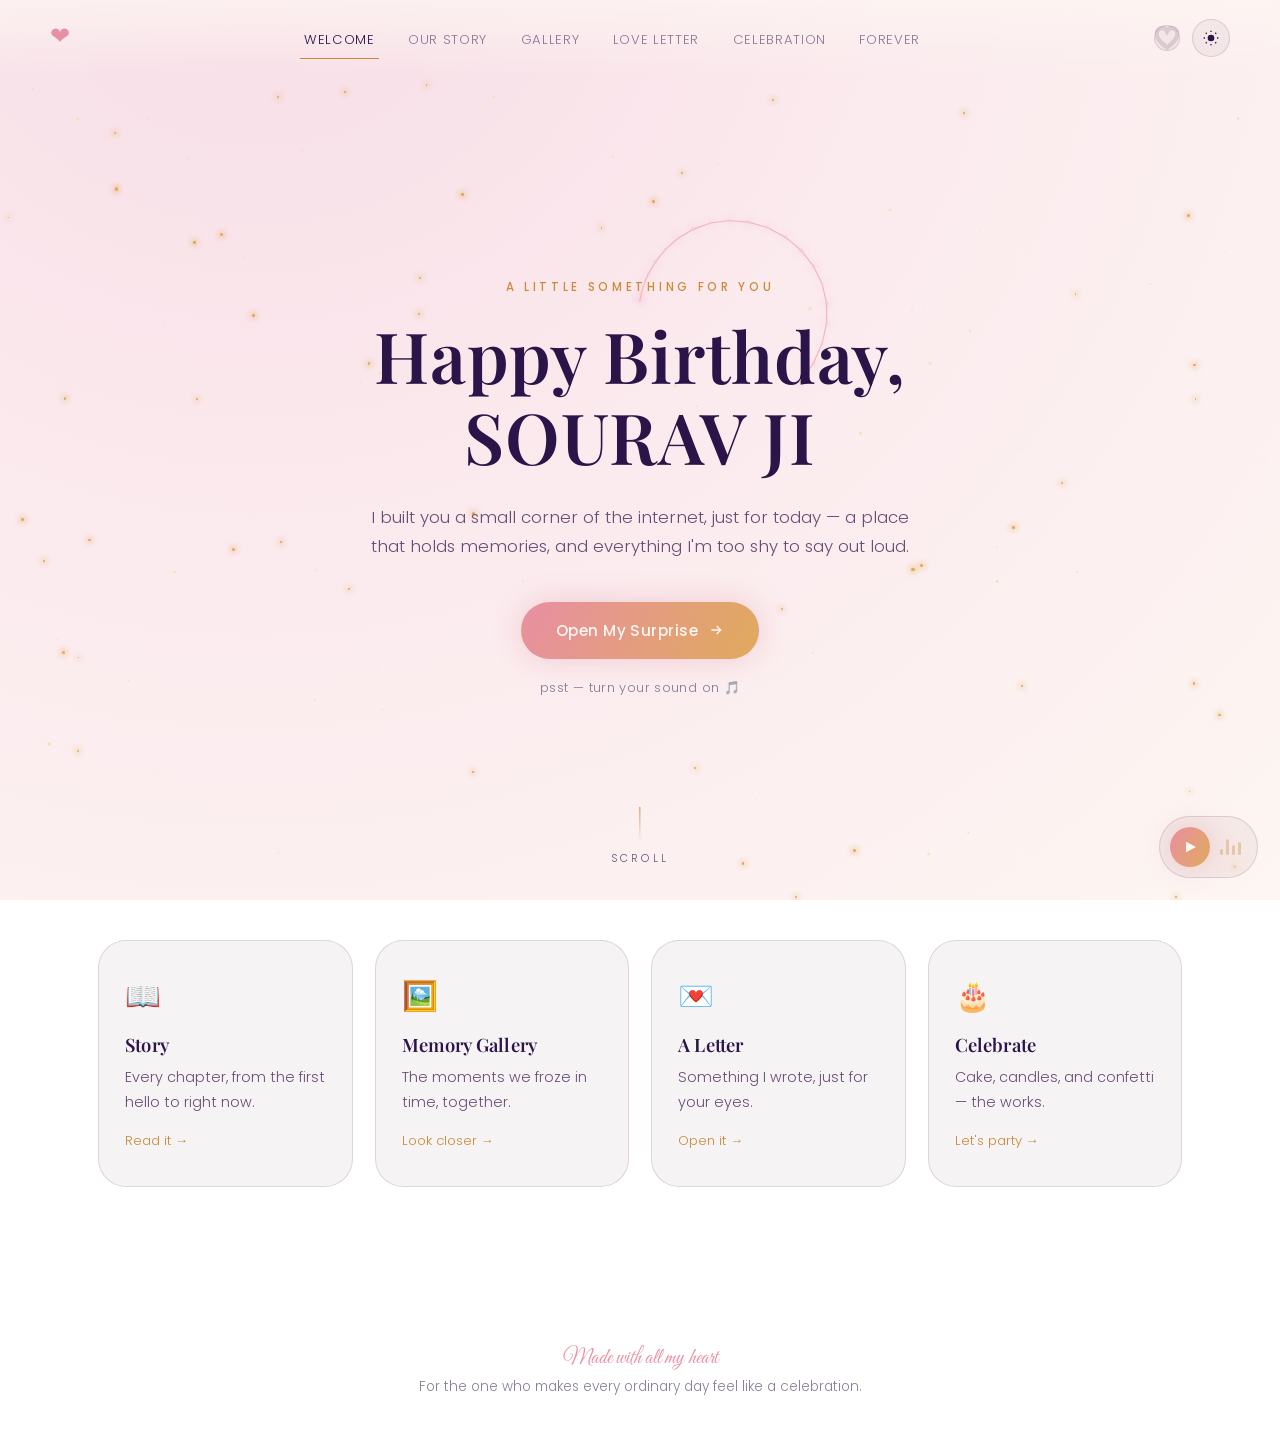
<file: index.html>
<!DOCTYPE html>
<html lang="en" data-theme="dark">
<head>
<meta charset="UTF-8" />
<meta name="viewport" content="width=device-width, initial-scale=1.0" />
<title>Happy Birthday, SOURAV | A Surprise For You</title>
<meta name="description" content="An interactive digital love letter, made just for you." />
<link rel="icon" href="data:image/svg+xml,%3Csvg xmlns=%22http://www.w3.org/2000/svg%22 viewBox=%220 0 32 32%22%3E%3Ctext x=%2216%22 y=%2224%22 font-size=%2224%22 text-anchor=%22middle%22%3E%E2%9D%A4%EF%B8%8F%3C/text%3E%3C/svg%3E">
<meta name="theme-color" content="#2b1448">

<link rel="preconnect" href="https://fonts.googleapis.com">
<link href="https://fonts.googleapis.com/css2?family=Great+Vibes&family=Playfair+Display:wght@500;600;700&family=Poppins:wght@300;400;500;600&display=swap" rel="stylesheet">

<link rel="stylesheet" href="css/variables.css">
<link rel="stylesheet" href="css/base.css">
<link rel="stylesheet" href="css/animations.css">
<link rel="stylesheet" href="css/home.css">
</head>
<body>

<div id="loading-screen">
  <div class="loader-heart"></div>
  <div class="loader-text">wrapping up something special…</div>
</div>

<div id="ambient-layer"></div>

<nav class="site-nav">
  <div class="nav-inner">
    <a href="index.html" class="nav-brand">❤</a>
    <button class="nav-menu-toggle" aria-label="Menu" aria-expanded="false">☰</button>
    <ul class="nav-links">
      <li><a href="index.html">Welcome</a></li>
      <li><a href="love-story.html">Our Story</a></li>
      <li><a href="gallery.html">Gallery</a></li>
      <li><a href="love-letter.html">Love Letter</a></li>
      <li><a href="celebration.html">Celebration</a></li>
      <li><a href="final.html">Forever</a></li>
    </ul>
    <div class="nav-tools">
      <div class="nav-heart-progress icon-btn" aria-hidden="true">
        <svg viewBox="0 0 32 29">
          <defs>
            <linearGradient id="heartGradient" x1="0" y1="0" x2="1" y2="1">
              <stop offset="0%" stop-color="var(--rose-light)"/>
              <stop offset="100%" stop-color="var(--gold-light)"/>
            </linearGradient>
          </defs>
          <path class="heart-track" d="M16 27 C16 27 2 18 2 9 C2 4 6 1 10 1 C13 1 15 3 16 5 C17 3 19 1 22 1 C26 1 30 4 30 9 C30 18 16 27 16 27 Z"/>
          <path class="heart-fill" d="M16 27 C16 27 2 18 2 9 C2 4 6 1 10 1 C13 1 15 3 16 5 C17 3 19 1 22 1 C26 1 30 4 30 9 C30 18 16 27 16 27 Z"/>
        </svg>
      </div>
      <button id="theme-toggle" class="icon-btn" aria-label="Toggle theme">
        <svg class="icon-moon" width="16" height="16" viewBox="0 0 24 24" fill="currentColor"><path d="M21 12.79A9 9 0 1111.21 3 7 7 0 0021 12.79z"/></svg>
        <svg class="icon-sun" width="16" height="16" viewBox="0 0 24 24" fill="currentColor"><circle cx="12" cy="12" r="5"/><g stroke="currentColor" stroke-width="2"><line x1="12" y1="1" x2="12" y2="3"/><line x1="12" y1="21" x2="12" y2="23"/><line x1="4.2" y1="4.2" x2="5.6" y2="5.6"/><line x1="18.4" y1="18.4" x2="19.8" y2="19.8"/><line x1="1" y1="12" x2="3" y2="12"/><line x1="21" y1="12" x2="23" y2="12"/><line x1="4.2" y1="19.8" x2="5.6" y2="18.4"/><line x1="18.4" y1="5.6" x2="19.8" y2="4.2"/></g></svg>
      </button>
    </div>
  </div>
</nav>

<main>
  <section class="hero">
    <canvas id="constellation" aria-hidden="true"></canvas>

    <div class="hero-content">
      <p class="eyebrow reveal in-view">A little something for you</p>
      <h1 class="hero-title reveal in-view">
        Happy Birthday,<br><span class=" hero-title reveal in-view">SOURAV JI</span>
      </h1>
      <p class="hero-sub reveal in-view">
        I built you a small corner of the internet, just for today —
        a place that holds memories, and everything I'm too shy to say out loud.
      </p>
      <button id="open-surprise" class="btn btn-primary reveal in-view">
        Open My Surprise
        <svg width="16" height="16" viewBox="0 0 24 24" fill="none" stroke="currentColor" stroke-width="2"><path d="M5 12h14M13 6l6 6-6 6"/></svg>
      </button>
      <p class="hero-hint reveal in-view">psst — turn your sound on 🎵</p>
    </div>

    <div class="scroll-cue" aria-hidden="true">
      <span></span>
      <p>scroll</p>
    </div>
  </section>

  <section class="section intro-strip">
    <div class="container intro-grid">
      <div class="intro-card glass reveal">
        <span class="intro-icon">📖</span>
        <h3> Story</h3>
        <p>Every chapter, from the first hello to right now.</p>
        <a href="love-story.html" class="intro-link">Read it →</a>
      </div>
      <div class="intro-card glass reveal">
        <span class="intro-icon">🖼️</span>
        <h3>Memory Gallery</h3>
        <p>The moments we froze in time, together.</p>
        <a href="gallery.html" class="intro-link">Look closer →</a>
      </div>
      <div class="intro-card glass reveal">
        <span class="intro-icon">💌</span>
        <h3>A Letter</h3>
        <p>Something I wrote, just for your eyes.</p>
        <a href="love-letter.html" class="intro-link">Open it →</a>
      </div>
      <div class="intro-card glass reveal">
        <span class="intro-icon">🎂</span>
        <h3>Celebrate</h3>
        <p>Cake, candles, and confetti — the works.</p>
        <a href="celebration.html" class="intro-link">Let's party →</a>
      </div>
    </div>
  </section>
</main>

<footer class="site-footer">
  <span class="script">Made with all my heart</span>
  For the one who makes every ordinary day feel like a celebration.
</footer>

<div id="music-player" class="glass paused">
  <button id="music-toggle" aria-label="Play romantic music"></button>
  <div class="music-bars"><span></span><span></span><span></span><span></span></div>
</div>
<audio id="bg-music" src="assets/music/romantic-bg.mp3" loop preload="none"></audio>

<script src="js/main.js"></script>
<script src="js/effects.js"></script>
<script src="js/home.js"></script>
</body>
</html>
</file>
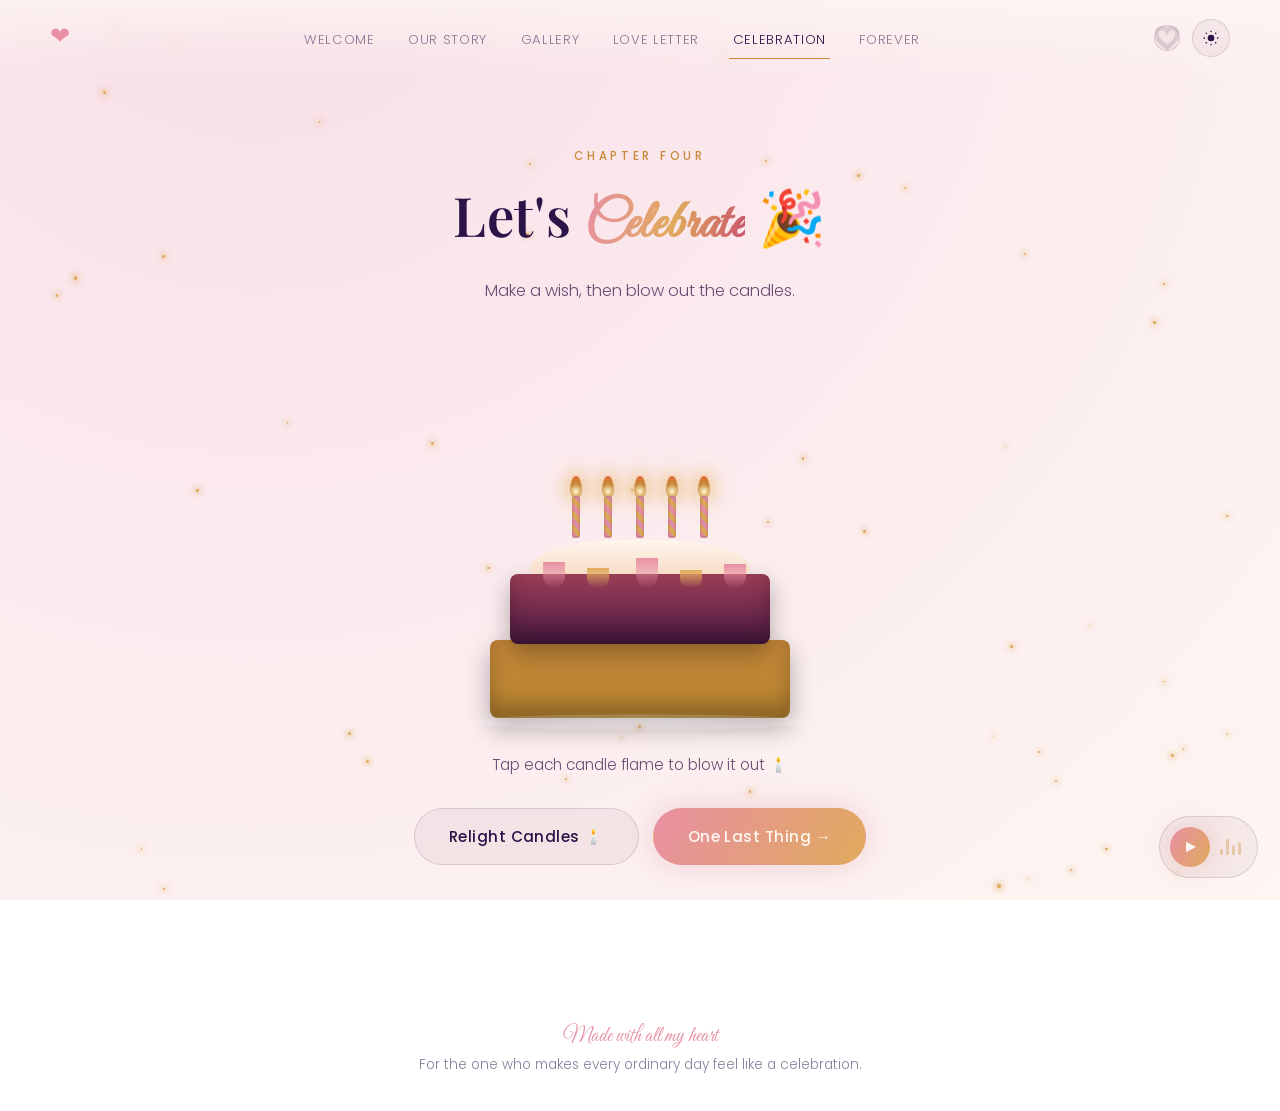
<file: celebration.html>
<!DOCTYPE html>
<html lang="en" data-theme="dark">
<head>
<meta charset="UTF-8" />
<meta name="viewport" content="width=device-width, initial-scale=1.0" />
<link rel="icon" href="data:image/svg+xml,%3Csvg xmlns=%22http://www.w3.org/2000/svg%22 viewBox=%220 0 32 32%22%3E%3Ctext x=%2216%22 y=%2224%22 font-size=%2224%22 text-anchor=%22middle%22%3E%E2%9D%A4%EF%B8%8F%3C/text%3E%3C/svg%3E">
<meta name="theme-color" content="#2b1448">
<title>Let's Celebrate! | A Surprise For You</title>

<link rel="preconnect" href="https://fonts.googleapis.com">
<link href="https://fonts.googleapis.com/css2?family=Great+Vibes&family=Playfair+Display:wght@500;600;700&family=Poppins:wght@300;400;500;600&display=swap" rel="stylesheet">

<link rel="stylesheet" href="css/variables.css">
<link rel="stylesheet" href="css/base.css">
<link rel="stylesheet" href="css/animations.css">
<link rel="stylesheet" href="css/love-story.css">
<link rel="stylesheet" href="css/celebration.css">
</head>
<body class="page-enter">

<div id="loading-screen">
  <div class="loader-heart"></div>
  <div class="loader-text">lighting the candles…</div>
</div>

<div id="ambient-layer"></div>
<canvas id="fireworks-canvas" aria-hidden="true"></canvas>

<nav class="site-nav">
  <div class="nav-inner">
    <a href="index.html" class="nav-brand">❤</a>
    <button class="nav-menu-toggle" aria-label="Menu" aria-expanded="false">☰</button>
    <ul class="nav-links">
      <li><a href="index.html">Welcome</a></li>
      <li><a href="love-story.html">Our Story</a></li>
      <li><a href="gallery.html">Gallery</a></li>
      <li><a href="love-letter.html">Love Letter</a></li>
      <li><a href="celebration.html">Celebration</a></li>
      <li><a href="final.html">Forever</a></li>
    </ul>
    <div class="nav-tools">
      <div class="nav-heart-progress icon-btn" aria-hidden="true">
        <svg viewBox="0 0 32 29">
          <defs>
            <linearGradient id="heartGradient" x1="0" y1="0" x2="1" y2="1">
              <stop offset="0%" stop-color="var(--rose-light)"/>
              <stop offset="100%" stop-color="var(--gold-light)"/>
            </linearGradient>
          </defs>
          <path class="heart-track" d="M16 27 C16 27 2 18 2 9 C2 4 6 1 10 1 C13 1 15 3 16 5 C17 3 19 1 22 1 C26 1 30 4 30 9 C30 18 16 27 16 27 Z"/>
          <path class="heart-fill" d="M16 27 C16 27 2 18 2 9 C2 4 6 1 10 1 C13 1 15 3 16 5 C17 3 19 1 22 1 C26 1 30 4 30 9 C30 18 16 27 16 27 Z"/>
        </svg>
      </div>
      <button id="theme-toggle" class="icon-btn" aria-label="Toggle theme">
        <svg class="icon-moon" width="16" height="16" viewBox="0 0 24 24" fill="currentColor"><path d="M21 12.79A9 9 0 1111.21 3 7 7 0 0021 12.79z"/></svg>
        <svg class="icon-sun" width="16" height="16" viewBox="0 0 24 24" fill="currentColor"><circle cx="12" cy="12" r="5"/><g stroke="currentColor" stroke-width="2"><line x1="12" y1="1" x2="12" y2="3"/><line x1="12" y1="21" x2="12" y2="23"/><line x1="4.2" y1="4.2" x2="5.6" y2="5.6"/><line x1="18.4" y1="18.4" x2="19.8" y2="19.8"/><line x1="1" y1="12" x2="3" y2="12"/><line x1="21" y1="12" x2="23" y2="12"/><line x1="4.2" y1="19.8" x2="5.6" y2="18.4"/><line x1="18.4" y1="5.6" x2="19.8" y2="4.2"/></g></svg>
      </button>
    </div>
  </div>
</nav>

<div class="balloon-field" aria-hidden="true">
  <span class="balloon balloon-1"></span>
  <span class="balloon balloon-2"></span>
  <span class="balloon balloon-3"></span>
  <span class="balloon balloon-4"></span>
  <span class="balloon balloon-5"></span>
</div>

<main>
  <header class="page-hero">
    <p class="eyebrow reveal">Chapter Four</p>
    <h1 class="reveal">Let's <span class="script gradient-text">Celebrate</span> 🎉</h1>
    <p class="page-hero-sub reveal" id="celebration-hint">Make a wish, then blow out the candles.</p>
  </header>

  <section class="section celebration-section">
    <div class="container cake-container">

      <div class="cake-scene reveal-scale">
        <div class="cake">
          <div class="candles" id="candles">
            <div class="candle" data-lit="true"><div class="flame"></div><div class="stick"></div></div>
            <div class="candle" data-lit="true"><div class="flame"></div><div class="stick"></div></div>
            <div class="candle" data-lit="true"><div class="flame"></div><div class="stick"></div></div>
            <div class="candle" data-lit="true"><div class="flame"></div><div class="stick"></div></div>
            <div class="candle" data-lit="true"><div class="flame"></div><div class="stick"></div></div>
          </div>
          <div class="cake-top">
            <div class="drip drip-1"></div><div class="drip drip-2"></div><div class="drip drip-3"></div>
            <div class="drip drip-4"></div><div class="drip drip-5"></div>
          </div>
          <div class="cake-layer cake-layer-1"></div>
          <div class="cake-layer cake-layer-2"></div>
          <div class="cake-plate"></div>
        </div>
      </div>

      <p class="cake-caption reveal" id="cake-caption">Tap each candle flame to blow it out 🕯️</p>
      <div class="cake-actions">
        <button id="celebrate-btn" class="btn btn-ghost" hidden>Relight Candles 🕯️</button>
        <a href="final.html" id="final-link" class="btn btn-primary" hidden>One Last Thing →</a>
      </div>
    </div>
  </section>
</main>

<footer class="site-footer">
  <span class="script">Made with all my heart</span>
  For the one who makes every ordinary day feel like a celebration.
</footer>

<div id="music-player" class="glass paused">
  <button id="music-toggle" aria-label="Play romantic music"></button>
  <div class="music-bars"><span></span><span></span><span></span><span></span></div>
</div>
<audio id="bg-music" src="assets/music/romantic-bg.mp3" loop preload="none"></audio>

<script src="js/main.js"></script>
<script src="js/effects.js"></script>
<script src="js/celebration.js"></script>
</body>
</html>
</file>
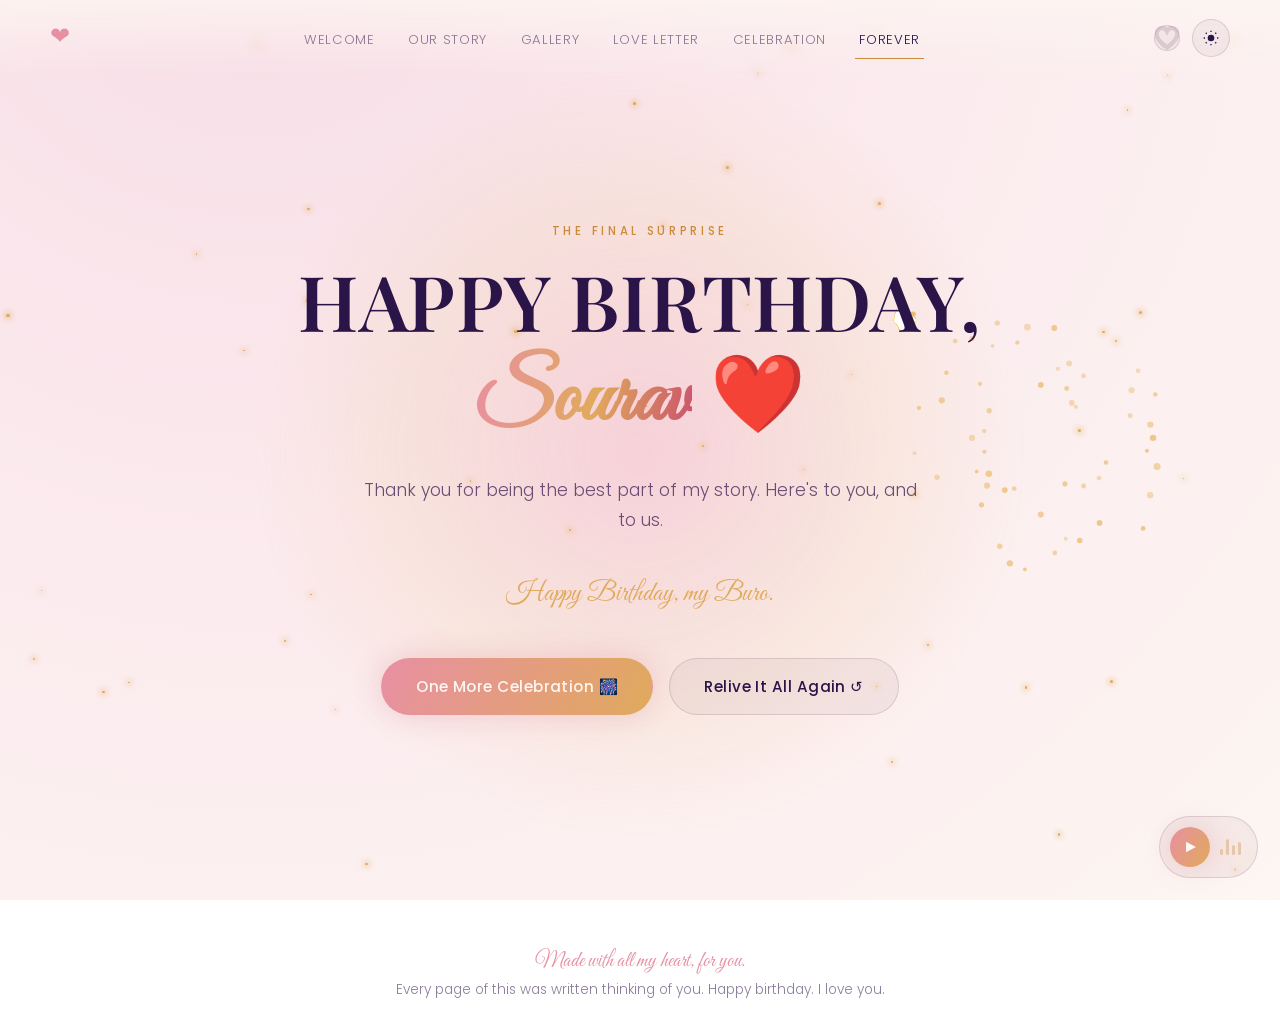
<file: final.html>
<!DOCTYPE html>
<html lang="en" data-theme="dark">
<head>
<meta charset="UTF-8" />
<meta name="viewport" content="width=device-width, initial-scale=1.0" />
<link rel="icon" href="data:image/svg+xml,%3Csvg xmlns=%22http://www.w3.org/2000/svg%22 viewBox=%220 0 32 32%22%3E%3Ctext x=%2216%22 y=%2224%22 font-size=%2224%22 text-anchor=%22middle%22%3E%E2%9D%A4%EF%B8%8F%3C/text%3E%3C/svg%3E">
<meta name="theme-color" content="#2b1448">
<title>Forever Yours | A Surprise For You</title>

<link rel="preconnect" href="https://fonts.googleapis.com">
<link href="https://fonts.googleapis.com/css2?family=Great+Vibes&family=Playfair+Display:wght@500;600;700&family=Poppins:wght@300;400;500;600&display=swap" rel="stylesheet">

<link rel="stylesheet" href="css/variables.css">
<link rel="stylesheet" href="css/base.css">
<link rel="stylesheet" href="css/animations.css">
<link rel="stylesheet" href="css/final.css">
</head>
<body class="page-enter">

<div id="loading-screen">
  <div class="loader-heart"></div>
  <div class="loader-text">one last thing…</div>
</div>

<div id="ambient-layer"></div>
<canvas id="fireworks-canvas" aria-hidden="true"></canvas>

<nav class="site-nav">
  <div class="nav-inner">
    <a href="index.html" class="nav-brand">❤</a>
    <button class="nav-menu-toggle" aria-label="Menu" aria-expanded="false">☰</button>
    <ul class="nav-links">
      <li><a href="index.html">Welcome</a></li>
      <li><a href="love-story.html">Our Story</a></li>
      <li><a href="gallery.html">Gallery</a></li>
      <li><a href="love-letter.html">Love Letter</a></li>
      <li><a href="celebration.html">Celebration</a></li>
      <li><a href="final.html">Forever</a></li>
    </ul>
    <div class="nav-tools">
      <div class="nav-heart-progress icon-btn" aria-hidden="true">
        <svg viewBox="0 0 32 29">
          <defs>
            <linearGradient id="heartGradient" x1="0" y1="0" x2="1" y2="1">
              <stop offset="0%" stop-color="var(--rose-light)"/>
              <stop offset="100%" stop-color="var(--gold-light)"/>
            </linearGradient>
          </defs>
          <path class="heart-track" d="M16 27 C16 27 2 18 2 9 C2 4 6 1 10 1 C13 1 15 3 16 5 C17 3 19 1 22 1 C26 1 30 4 30 9 C30 18 16 27 16 27 Z"/>
          <path class="heart-fill" d="M16 27 C16 27 2 18 2 9 C2 4 6 1 10 1 C13 1 15 3 16 5 C17 3 19 1 22 1 C26 1 30 4 30 9 C30 18 16 27 16 27 Z"/>
        </svg>
      </div>
      <button id="theme-toggle" class="icon-btn" aria-label="Toggle theme">
        <svg class="icon-moon" width="16" height="16" viewBox="0 0 24 24" fill="currentColor"><path d="M21 12.79A9 9 0 1111.21 3 7 7 0 0021 12.79z"/></svg>
        <svg class="icon-sun" width="16" height="16" viewBox="0 0 24 24" fill="currentColor"><circle cx="12" cy="12" r="5"/><g stroke="currentColor" stroke-width="2"><line x1="12" y1="1" x2="12" y2="3"/><line x1="12" y1="21" x2="12" y2="23"/><line x1="4.2" y1="4.2" x2="5.6" y2="5.6"/><line x1="18.4" y1="18.4" x2="19.8" y2="19.8"/><line x1="1" y1="12" x2="3" y2="12"/><line x1="21" y1="12" x2="23" y2="12"/><line x1="4.2" y1="19.8" x2="5.6" y2="18.4"/><line x1="18.4" y1="5.6" x2="19.8" y2="4.2"/></g></svg>
      </button>
    </div>
  </div>
</nav>

<main class="final-hero">
  <div class="final-heart-glow" aria-hidden="true"></div>

  <div class="final-content">
    <p class="eyebrow final-fade" style="--d:0s">The Final Surprise</p>
    <h1 class="final-title final-fade" style="--d:.15s">HAPPY BIRTHDAY,<br><span class="script gradient-text">Sourav</span> ❤️</h1>
    <p class="final-sub final-fade" style="--d:.35s">
      Thank you for being the best part of my story. Here's to you, and to us.
    </p>

    <div class="final-signature final-fade" style="--d:.55s">
      <span class="script">Happy Birthday, my Buro.</span>
    </div>

    <div class="final-actions final-fade" style="--d:.75s">
      <button id="replay-fireworks" class="btn btn-primary">One More Celebration 🎆</button>
      <a href="index.html" class="btn btn-ghost">Relive It All Again ↺</a>
    </div>
  </div>

  <div class="final-hearts" id="final-hearts" aria-hidden="true"></div>
</main>

<footer class="site-footer final-footer">
  <span class="script">Made with all my heart, for you.</span>
  Every page of this was written thinking of you. Happy birthday. I love you.
</footer>

<div id="music-player" class="glass paused">
  <button id="music-toggle" aria-label="Play romantic music"></button>
  <div class="music-bars"><span></span><span></span><span></span><span></span></div>
</div>
<audio id="bg-music" src="assets/music/romantic-bg.mp3" loop preload="none"></audio>

<script src="js/main.js"></script>
<script src="js/effects.js"></script>
<script src="js/final.js"></script>
</body>
</html>
</file>
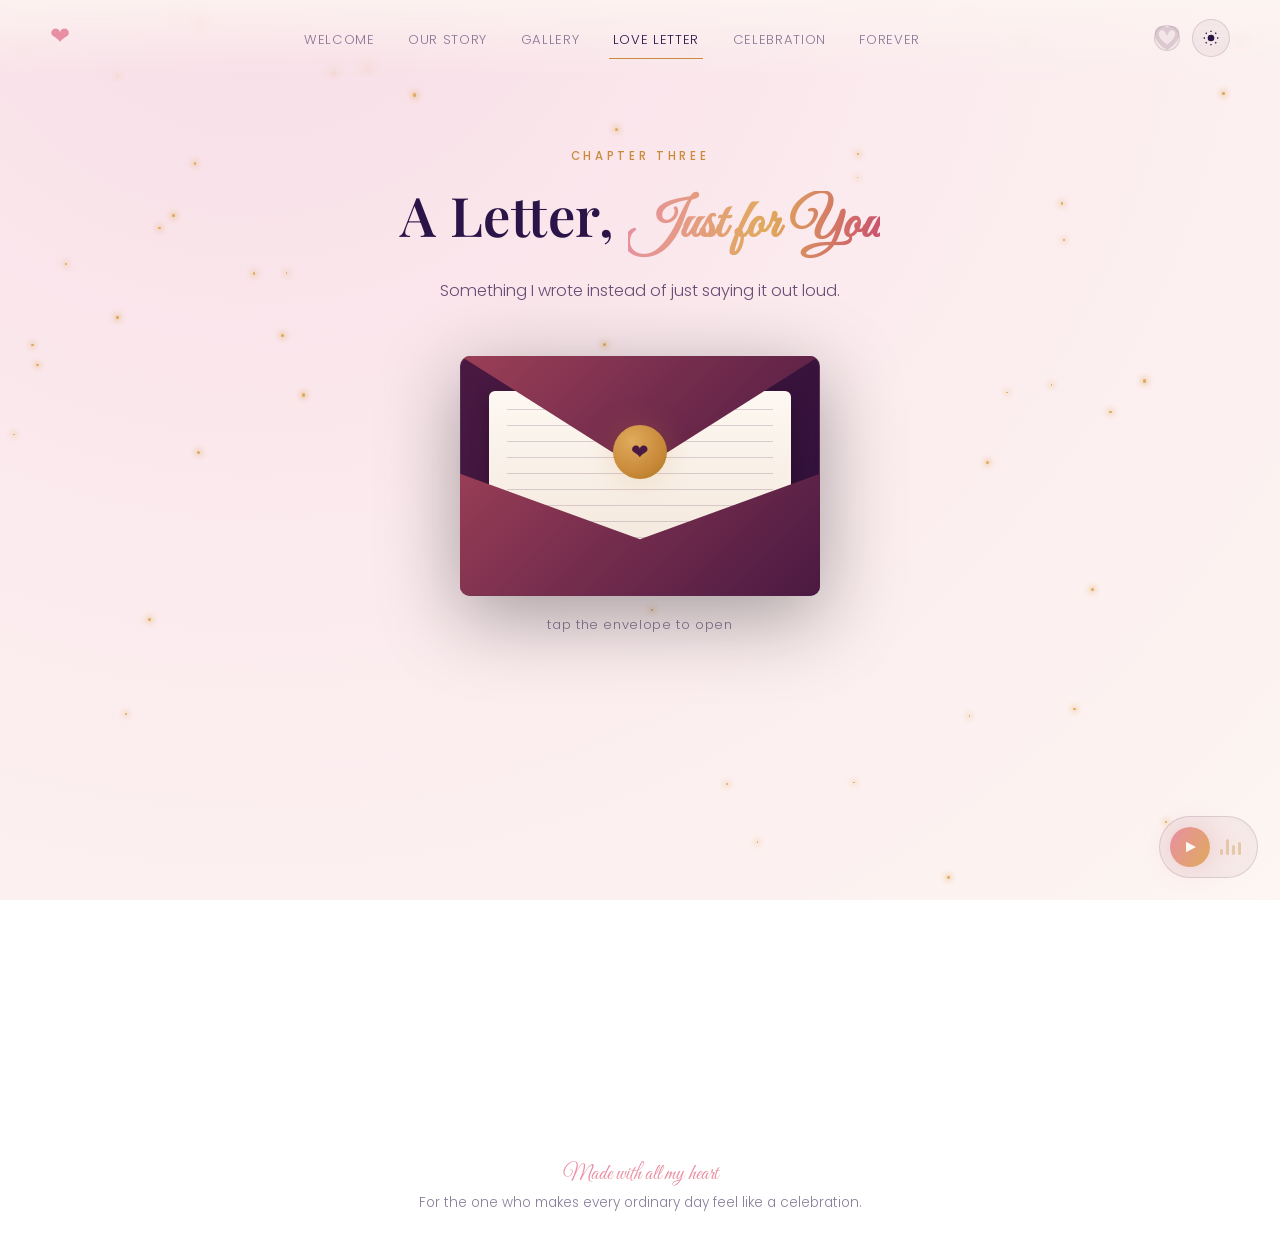
<file: love-letter.html>
<!DOCTYPE html>
<html lang="en" data-theme="dark">
<head>
<meta charset="UTF-8" />
<meta name="viewport" content="width=device-width, initial-scale=1.0" />
<link rel="icon" href="data:image/svg+xml,%3Csvg xmlns=%22http://www.w3.org/2000/svg%22 viewBox=%220 0 32 32%22%3E%3Ctext x=%2216%22 y=%2224%22 font-size=%2224%22 text-anchor=%22middle%22%3E%E2%9D%A4%EF%B8%8F%3C/text%3E%3C/svg%3E">
<meta name="theme-color" content="#2b1448">
<title>A Letter For You | A Surprise For You</title>

<link rel="preconnect" href="https://fonts.googleapis.com">
<link href="https://fonts.googleapis.com/css2?family=Great+Vibes&family=Playfair+Display:wght@500;600;700&family=Poppins:wght@300;400;500;600&display=swap" rel="stylesheet">

<link rel="stylesheet" href="css/variables.css">
<link rel="stylesheet" href="css/base.css">
<link rel="stylesheet" href="css/animations.css">
<link rel="stylesheet" href="css/love-story.css">
<link rel="stylesheet" href="css/love-letter.css">
</head>
<body class="page-enter">

<div id="loading-screen">
  <div class="loader-heart"></div>
  <div class="loader-text">sealing the envelope…</div>
</div>

<div id="ambient-layer"></div>

<nav class="site-nav">
  <div class="nav-inner">
    <a href="index.html" class="nav-brand">❤</a>
    <button class="nav-menu-toggle" aria-label="Menu" aria-expanded="false">☰</button>
    <ul class="nav-links">
      <li><a href="index.html">Welcome</a></li>
      <li><a href="love-story.html">Our Story</a></li>
      <li><a href="gallery.html">Gallery</a></li>
      <li><a href="love-letter.html">Love Letter</a></li>
      <li><a href="celebration.html">Celebration</a></li>
      <li><a href="final.html">Forever</a></li>
    </ul>
    <div class="nav-tools">
      <div class="nav-heart-progress icon-btn" aria-hidden="true">
        <svg viewBox="0 0 32 29">
          <defs>
            <linearGradient id="heartGradient" x1="0" y1="0" x2="1" y2="1">
              <stop offset="0%" stop-color="var(--rose-light)"/>
              <stop offset="100%" stop-color="var(--gold-light)"/>
            </linearGradient>
          </defs>
          <path class="heart-track" d="M16 27 C16 27 2 18 2 9 C2 4 6 1 10 1 C13 1 15 3 16 5 C17 3 19 1 22 1 C26 1 30 4 30 9 C30 18 16 27 16 27 Z"/>
          <path class="heart-fill" d="M16 27 C16 27 2 18 2 9 C2 4 6 1 10 1 C13 1 15 3 16 5 C17 3 19 1 22 1 C26 1 30 4 30 9 C30 18 16 27 16 27 Z"/>
        </svg>
      </div>
      <button id="theme-toggle" class="icon-btn" aria-label="Toggle theme">
        <svg class="icon-moon" width="16" height="16" viewBox="0 0 24 24" fill="currentColor"><path d="M21 12.79A9 9 0 1111.21 3 7 7 0 0021 12.79z"/></svg>
        <svg class="icon-sun" width="16" height="16" viewBox="0 0 24 24" fill="currentColor"><circle cx="12" cy="12" r="5"/><g stroke="currentColor" stroke-width="2"><line x1="12" y1="1" x2="12" y2="3"/><line x1="12" y1="21" x2="12" y2="23"/><line x1="4.2" y1="4.2" x2="5.6" y2="5.6"/><line x1="18.4" y1="18.4" x2="19.8" y2="19.8"/><line x1="1" y1="12" x2="3" y2="12"/><line x1="21" y1="12" x2="23" y2="12"/><line x1="4.2" y1="19.8" x2="5.6" y2="18.4"/><line x1="18.4" y1="5.6" x2="19.8" y2="4.2"/></g></svg>
      </button>
    </div>
  </div>
</nav>

<main>
  <header class="page-hero">
    <p class="eyebrow reveal">Chapter Three</p>
    <h1 class="reveal">A Letter, <span class="script gradient-text">Just for You</span></h1>
    <p class="page-hero-sub reveal">Something I wrote instead of just saying it out loud.</p>
  </header>

  <section class="section letter-section">
    <div class="container letter-container">

      <div id="envelope-wrap" class="envelope-wrap reveal-scale">
        <div id="envelope" class="envelope">
          <div class="envelope-back"></div>
          <div class="envelope-letter">
            <div class="envelope-letter-lines"></div>
          </div>
          <div class="envelope-front-pocket"></div>
          <div class="envelope-flap"></div>
          <div class="wax-seal">❤</div>
        </div>
        <p class="envelope-hint">tap the envelope to open</p>
      </div>

      <article id="letter-paper" class="letter-paper glass" hidden>
        <p class="letter-date">To the birthday boy —</p>
        <div id="typewriter" class="typewriter" aria-live="polite"></div>
        <p class="letter-sign">yours sincerely, <span class="script">Buri</span> 💗</p>
        <button id="skip-type" class="btn btn-ghost letter-skip">Skip animation</button>
      </article>

    </div>

    <div class="timeline-cta reveal">
      <a href="celebration.html" class="btn btn-primary letter-next" hidden id="letter-next-btn">Let's Celebrate →</a>
    </div>
  </section>
</main>

<footer class="site-footer">
  <span class="script">Made with all my heart</span>
  For the one who makes every ordinary day feel like a celebration.
</footer>

<div id="music-player" class="glass paused">
  <button id="music-toggle" aria-label="Play romantic music"></button>
  <div class="music-bars"><span></span><span></span><span></span><span></span></div>
</div>
<audio id="bg-music" src="assets/music/romantic-bg.mp3" loop preload="none"></audio>

<script src="js/main.js"></script>
<script src="js/effects.js"></script>
<script src="js/love-letter.js"></script>
</body>
</html>
</file>
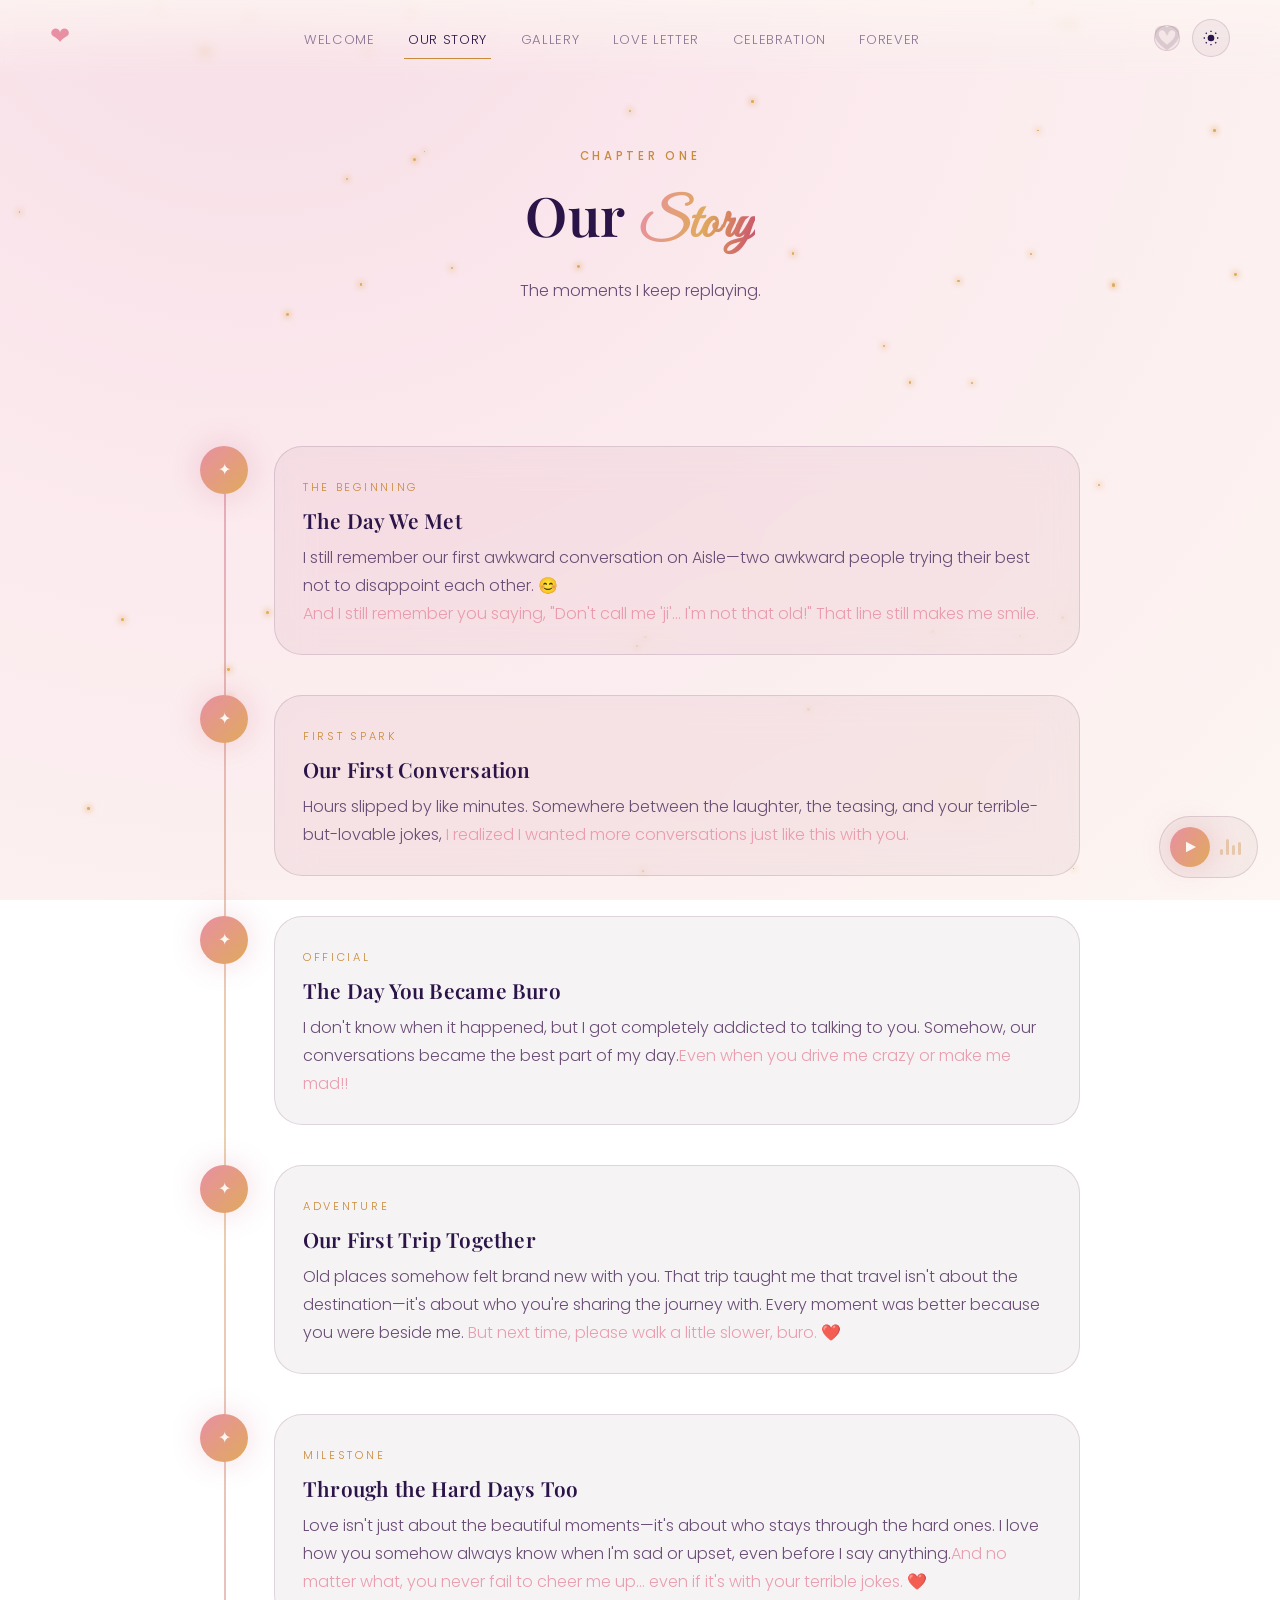
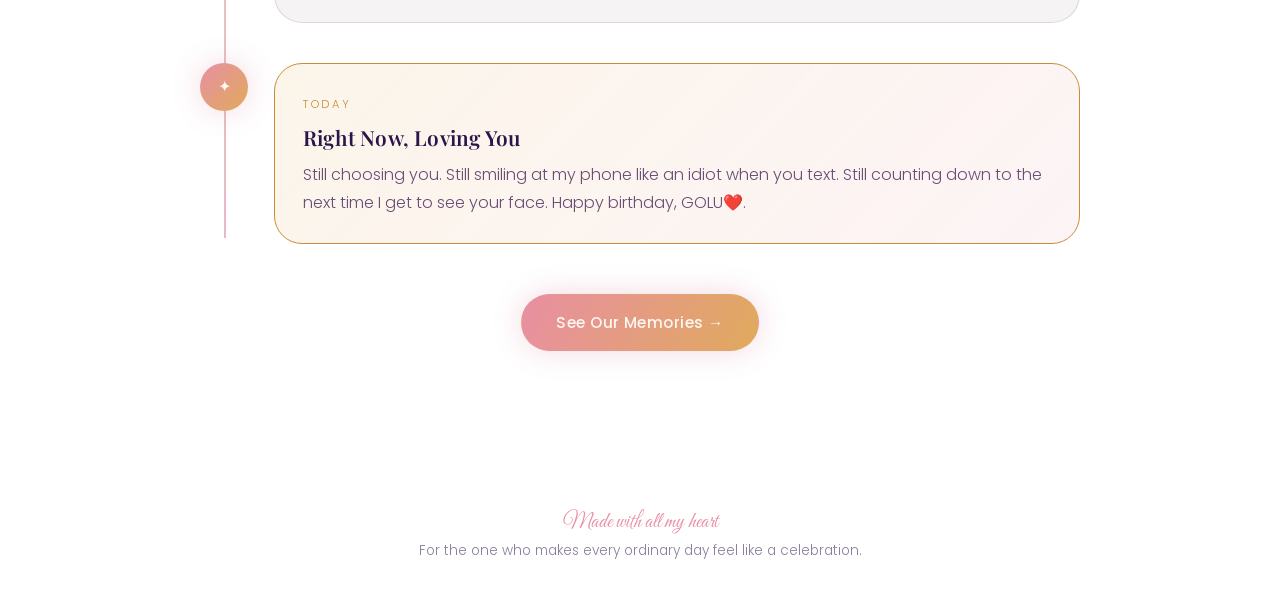
<file: love-story.html>
<!DOCTYPE html>
<html lang="en" data-theme="dark">
<head>
<meta charset="UTF-8" />
<meta name="viewport" content="width=device-width, initial-scale=1.0" />
<link rel="icon" href="data:image/svg+xml,%3Csvg xmlns=%22http://www.w3.org/2000/svg%22 viewBox=%220 0 32 32%22%3E%3Ctext x=%2216%22 y=%2224%22 font-size=%2224%22 text-anchor=%22middle%22%3E%E2%9D%A4%EF%B8%8F%3C/text%3E%3C/svg%3E">
<meta name="theme-color" content="#2b1448">
<title>Our Story | A Surprise For You</title>

<link rel="preconnect" href="https://fonts.googleapis.com">
<link href="https://fonts.googleapis.com/css2?family=Great+Vibes&family=Playfair+Display:wght@500;600;700&family=Poppins:wght@300;400;500;600&display=swap" rel="stylesheet">

<link rel="stylesheet" href="css/variables.css">
<link rel="stylesheet" href="css/base.css">
<link rel="stylesheet" href="css/animations.css">
<link rel="stylesheet" href="css/love-story.css">
</head>
<body class="page-enter">

<div id="loading-screen">
  <div class="loader-heart"></div>
  <div class="loader-text">turning back the pages…</div>
</div>

<div id="ambient-layer"></div>

<nav class="site-nav">
  <div class="nav-inner">
    <a href="index.html" class="nav-brand">❤</a>
    <button class="nav-menu-toggle" aria-label="Menu" aria-expanded="false">☰</button>
    <ul class="nav-links">
      <li><a href="index.html">Welcome</a></li>
      <li><a href="love-story.html">Our Story</a></li>
      <li><a href="gallery.html">Gallery</a></li>
      <li><a href="love-letter.html">Love Letter</a></li>
      <li><a href="celebration.html">Celebration</a></li>
      <li><a href="final.html">Forever</a></li>
    </ul>
    <div class="nav-tools">
      <div class="nav-heart-progress icon-btn" aria-hidden="true">
        <svg viewBox="0 0 32 29">
          <defs>
            <linearGradient id="heartGradient" x1="0" y1="0" x2="1" y2="1">
              <stop offset="0%" stop-color="var(--rose-light)"/>
              <stop offset="100%" stop-color="var(--gold-light)"/>
            </linearGradient>
          </defs>
          <path class="heart-track" d="M16 27 C16 27 2 18 2 9 C2 4 6 1 10 1 C13 1 15 3 16 5 C17 3 19 1 22 1 C26 1 30 4 30 9 C30 18 16 27 16 27 Z"/>
          <path class="heart-fill" d="M16 27 C16 27 2 18 2 9 C2 4 6 1 10 1 C13 1 15 3 16 5 C17 3 19 1 22 1 C26 1 30 4 30 9 C30 18 16 27 16 27 Z"/>
        </svg>
      </div>
      <button id="theme-toggle" class="icon-btn" aria-label="Toggle theme">
        <svg class="icon-moon" width="16" height="16" viewBox="0 0 24 24" fill="currentColor"><path d="M21 12.79A9 9 0 1111.21 3 7 7 0 0021 12.79z"/></svg>
        <svg class="icon-sun" width="16" height="16" viewBox="0 0 24 24" fill="currentColor"><circle cx="12" cy="12" r="5"/><g stroke="currentColor" stroke-width="2"><line x1="12" y1="1" x2="12" y2="3"/><line x1="12" y1="21" x2="12" y2="23"/><line x1="4.2" y1="4.2" x2="5.6" y2="5.6"/><line x1="18.4" y1="18.4" x2="19.8" y2="19.8"/><line x1="1" y1="12" x2="3" y2="12"/><line x1="21" y1="12" x2="23" y2="12"/><line x1="4.2" y1="19.8" x2="5.6" y2="18.4"/><line x1="18.4" y1="5.6" x2="19.8" y2="4.2"/></g></svg>
      </button>
    </div>
  </div>
</nav>

<main>
  <header class="page-hero">
    <p class="eyebrow reveal">Chapter One</p>
    <h1 class="reveal">Our <span class="script gradient-text">Story</span></h1>
    <p class="page-hero-sub reveal">The moments I keep replaying.</p>
  </header>

  <section class="section">
    <div class="container">
      <ol class="timeline">

        <li class="timeline-item reveal">
          <div class="timeline-dot">✦</div>
          <div class="timeline-card glass">
            <span class="timeline-date">The Beginning</span>
            <h3>The Day We Met</h3>
            <p>I still remember our first awkward conversation on Aisle—two awkward people trying their best not to disappoint 
              each other. 😊<br><em>And I still remember you saying, "Don't call me 'ji'... I'm not that old!" That line still 
                makes me smile.</b></em></p>
          </div>
        </li>

        <li class="timeline-item reveal">
          <div class="timeline-dot">✦</div>
          <div class="timeline-card glass">
            <span class="timeline-date">First Spark</span>
            <h3>Our First Conversation</h3>
            <p>Hours slipped by like minutes. Somewhere between the laughter, the teasing, and your terrible-but-lovable jokes, 
              
              <em>I realized I wanted more conversations just like this with you.</em></p>
          </div>
        </li>

        <li class="timeline-item reveal">
          <div class="timeline-dot">✦</div>
          <div class="timeline-card glass">
            <span class="timeline-date">Official</span>
            <h3>The Day You Became Buro</h3>
            <p>I don't know when it happened, but I got completely addicted to talking to you. Somehow, our conversations 
              became the best part of my day.<em>Even when you drive me crazy or make me mad!!</em></p>
          </div>
        </li>

        <li class="timeline-item reveal">
          <div class="timeline-dot">✦</div>
          <div class="timeline-card glass">
            <span class="timeline-date">Adventure</span>
            <h3>Our First Trip Together</h3>
            <p>Old places somehow felt brand new with you. That trip taught me that travel isn't about the 
              destination—it's about who you're sharing the journey with. Every moment was better because you were beside me. 
              <em>But next time, please walk a little slower, buro. ❤️</em></p>
          </div>
        </li>

        <li class="timeline-item reveal">
          <div class="timeline-dot">✦</div>
          <div class="timeline-card glass">
            <span class="timeline-date">Milestone</span>
            <h3>Through the Hard Days Too</h3>
            <p>Love isn't just about the beautiful moments—it's about who stays through the hard ones. I love how you somehow always 
              know when I'm sad or upset, even before I say anything.<em>And no matter what, you never fail to cheer me up... even if it's with your terrible jokes. ❤️</em></p>
          </div>
        </li>

        <li class="timeline-item reveal">
          <div class="timeline-dot">✦</div>
          <div class="timeline-card glass timeline-card--today">
            <span class="timeline-date">Today</span>
            <h3>Right Now, Loving You</h3>
            <p>Still choosing you. Still smiling at my phone like an idiot when you text. Still counting down to the next time I get to see your face. Happy birthday, GOLU❤️.</p>
          </div>
        </li>

      </ol>

      <div class="timeline-cta reveal">
        <a href="gallery.html" class="btn btn-primary">See Our Memories →</a>
      </div>
    </div>
  </section>
</main>

<footer class="site-footer">
  <span class="script">Made with all my heart</span>
  For the one who makes every ordinary day feel like a celebration.
</footer>

<div id="music-player" class="glass paused">
  <button id="music-toggle" aria-label="Play romantic music"></button>
  <div class="music-bars"><span></span><span></span><span></span><span></span></div>
</div>
<audio id="bg-music" src="assets/music/romantic-bg.mp3" loop preload="none"></audio>

<script src="js/main.js"></script>
<script src="js/effects.js"></script>
<script src="js/love-story.js"></script>
</body>
</html>
</file>
<file: css/variables.css>
/* ===================================================================
   DESIGN TOKENS — "Midnight Love Letter"
   A deep midnight-plum palette with rose and warm gold light, evoking
   candlelight against a night sky. Two display faces carry the emotional
   register: Great Vibes for the intimate, handwritten voice, Playfair
   Display for ceremonial headlines. Poppins carries body copy.
=================================================================== */

:root {
  /* ---- Color: Dark (default) theme ---- */
  --bg-deep:        #120a20;
  --bg-mid:         #1e0f38;
  --bg-soft:        #2b1448;
  --surface:        rgba(255, 255, 255, 0.06);
  --surface-strong: rgba(255, 255, 255, 0.10);
  --border-glass:   rgba(255, 255, 255, 0.14);

  --rose:           #e88fa3;
  --rose-light:     #f6c9d4;
  --rose-deep:      #b85670;
  --gold:           #eab96a;
  --gold-light:     #f6d99a;
  --wine:           #4a1942;

  --text-primary:   #faf3ec;
  --text-muted:     #cbb9d6;
  --text-faint:     rgba(250, 243, 236, 0.55);

  --shadow-glow:    0 0 40px rgba(232, 143, 163, 0.35);
  --shadow-gold:    0 0 40px rgba(234, 185, 106, 0.35);

  /* ---- Typography ---- */
  --font-script:  'Great Vibes', cursive;
  --font-display: 'Playfair Display', serif;
  --font-body:    'Poppins', sans-serif;

  /* ---- Layout ---- */
  --max-width: 1180px;
  --radius-sm: 10px;
  --radius-md: 18px;
  --radius-lg: 28px;
  --nav-height: 76px;

  /* ---- Motion ---- */
  --ease-soft: cubic-bezier(0.22, 1, 0.36, 1);
  --dur-fast: 0.25s;
  --dur-med: 0.6s;
  --dur-slow: 1.2s;

  color-scheme: dark;
}

/* ---- Light theme override ---- */
[data-theme="light"] {
  --bg-deep:  #fdf6f2;
  --bg-mid:   #fbeaee;
  --bg-soft:  #f7dde6;
  --surface:        rgba(74, 25, 66, 0.05);
  --surface-strong: rgba(74, 25, 66, 0.09);
  --border-glass:   rgba(74, 25, 66, 0.14);

  --rose:       #c9506d;
  --rose-light: #e88fa3;
  --rose-deep:  #9c3f57;
  --gold:       #c98a3a;
  --gold-light: #e0aa5c;
  --wine:       #4a1942;

  --text-primary: #2b1448;
  --text-muted:   #6a4d75;
  --text-faint:   rgba(43, 20, 72, 0.55);

  --shadow-glow: 0 0 30px rgba(201, 80, 109, 0.22);
  --shadow-gold: 0 0 30px rgba(201, 138, 58, 0.22);

  color-scheme: light;
}
</file>
<file: css/base.css>
/* ===================================================================
   BASE / RESET
=================================================================== */

*, *::before, *::after { box-sizing: border-box; }
html { scroll-behavior: smooth; }

body {
  margin: 0;
  min-height: 100vh;
  font-family: var(--font-body);
  font-weight: 300;
  color: var(--text-primary);
  background: radial-gradient(ellipse at 20% -10%, var(--bg-soft) 0%, var(--bg-mid) 45%, var(--bg-deep) 100%);
  background-attachment: fixed;
  overflow-x: hidden;
  transition: background var(--dur-med) var(--ease-soft), color var(--dur-med) var(--ease-soft);
}

h1, h2, h3, h4 { margin: 0; font-family: var(--font-display); font-weight: 600; letter-spacing: 0.01em; }
p { margin: 0; line-height: 1.75; color: var(--text-muted); }
a { color: inherit; text-decoration: none; }
button { font-family: inherit; cursor: pointer; }
img { max-width: 100%; display: block; }
ul { margin: 0; padding: 0; list-style: none; }

::selection { background: var(--rose); color: var(--bg-deep); }

/* Focus visibility */
a:focus-visible, button:focus-visible, [tabindex]:focus-visible {
  outline: 2px solid var(--gold);
  outline-offset: 4px;
  border-radius: 4px;
}

.container {
  max-width: var(--max-width);
  margin-inline: auto;
  padding-inline: clamp(20px, 5vw, 48px);
}

.eyebrow {
  font-family: var(--font-body);
  font-size: 0.72rem;
  letter-spacing: 0.32em;
  text-transform: uppercase;
  color: var(--gold);
  font-weight: 500;
}

.script {
  font-family: var(--font-script);
}

.gradient-text {
  background: linear-gradient(100deg, var(--rose-light), var(--gold-light) 55%, var(--rose));
  -webkit-background-clip: text;
  background-clip: text;
  color: transparent;
}

/* ---- Glassmorphism panel ---- */
.glass {
  background: var(--surface);
  backdrop-filter: blur(18px) saturate(140%);
  -webkit-backdrop-filter: blur(18px) saturate(140%);
  border: 1px solid var(--border-glass);
  border-radius: var(--radius-lg);
}

/* ---- Buttons ---- */
.btn {
  position: relative;
  display: inline-flex;
  align-items: center;
  gap: 10px;
  padding: 16px 34px;
  border-radius: 999px;
  border: 1px solid transparent;
  font-size: 0.95rem;
  font-weight: 500;
  letter-spacing: 0.03em;
  transition: transform var(--dur-fast) var(--ease-soft), box-shadow var(--dur-fast) var(--ease-soft);
}
.btn:active { transform: scale(0.97); }

.btn-primary {
  color: var(--bg-deep);
  background: linear-gradient(120deg, var(--rose-light), var(--gold-light));
  box-shadow: var(--shadow-glow);
}
.btn-primary:hover { transform: translateY(-3px); box-shadow: 0 0 55px rgba(232,143,163,0.5); }

.btn-ghost {
  color: var(--text-primary);
  border-color: var(--border-glass);
  background: var(--surface);
}
.btn-ghost:hover { border-color: var(--rose); box-shadow: var(--shadow-glow); }

/* ---- Loading Screen ---- */
#loading-screen {
  position: fixed; inset: 0; z-index: 999;
  display: flex; flex-direction: column; align-items: center; justify-content: center;
  gap: 22px;
  background: radial-gradient(ellipse at 50% 40%, var(--bg-soft), var(--bg-deep));
  transition: opacity 0.8s var(--ease-soft), visibility 0.8s;
}
#loading-screen.hidden { opacity: 0; visibility: hidden; pointer-events: none; }
.loader-heart {
  width: 56px; height: 56px; position: relative;
  animation: heartbeat 1.1s ease-in-out infinite;
}
.loader-heart::before, .loader-heart::after {
  content: ''; position: absolute; top: 0; width: 28px; height: 44px;
  background: var(--rose); border-radius: 28px 28px 0 0;
  box-shadow: var(--shadow-glow);
}
.loader-heart::before { left: 28px; transform: rotate(-45deg); transform-origin: 0 100%; }
.loader-heart::after  { left: 0;    transform: rotate(45deg);  transform-origin: 100% 100%; }
.loader-text { font-family: var(--font-script); font-size: 1.6rem; color: var(--gold-light); letter-spacing: 0.04em; }

/* ---- Top Navigation ---- */
.site-nav {
  position: fixed; top: 0; left: 0; right: 0; z-index: 200;
  height: var(--nav-height);
  display: flex; align-items: center;
  padding-inline: clamp(18px, 4vw, 44px);
  background: linear-gradient(to bottom, rgba(18,10,32,0.65), transparent);
  backdrop-filter: blur(6px);
}
[data-theme="light"] .site-nav { background: linear-gradient(to bottom, rgba(253,246,242,0.75), transparent); }

.nav-inner { display: flex; align-items: center; justify-content: space-between; width: 100%; max-width: var(--max-width); margin-inline: auto; }
.nav-brand { font-family: var(--font-script); font-size: 1.5rem; color: var(--rose-light); }

.nav-links { display: flex; align-items: center; gap: clamp(10px, 2vw, 28px); }
.nav-links a {
  font-size: 0.82rem; letter-spacing: 0.05em; text-transform: uppercase;
  color: var(--text-faint); padding: 8px 4px; position: relative;
  transition: color var(--dur-fast);
}
.nav-links a::after {
  content: ''; position: absolute; left: 0; bottom: -2px; width: 0; height: 1px;
  background: var(--gold); transition: width var(--dur-fast) var(--ease-soft);
}
.nav-links a:hover, .nav-links a.active { color: var(--text-primary); }
.nav-links a:hover::after, .nav-links a.active::after { width: 100%; }

.nav-tools { display: flex; align-items: center; gap: 12px; }
.icon-btn {
  width: 38px; height: 38px; border-radius: 50%;
  display: flex; align-items: center; justify-content: center;
  background: var(--surface); border: 1px solid var(--border-glass);
  color: var(--text-primary); font-size: 1rem;
  transition: transform var(--dur-fast), box-shadow var(--dur-fast);
}
.icon-btn:hover { transform: translateY(-2px) scale(1.05); box-shadow: var(--shadow-glow); }

.nav-heart-progress { width: 26px; height: 26px; }
.nav-heart-progress svg { width: 100%; height: 100%; }
.nav-heart-progress .heart-track { fill: none; stroke: var(--border-glass); stroke-width: 6; }
.nav-heart-progress .heart-fill {
  fill: none; stroke: url(#heartGradient); stroke-width: 6; stroke-linecap: round;
  stroke-dasharray: 300; stroke-dashoffset: 300;
  transition: stroke-dashoffset 0.1s linear;
}

.nav-menu-toggle { display: none; }

@media (max-width: 820px) {
  .nav-links {
    position: fixed; top: var(--nav-height); left: 0; right: 0;
    flex-direction: column; align-items: flex-start; gap: 4px;
    background: var(--bg-mid); padding: 18px clamp(20px,5vw,48px) 28px;
    border-bottom: 1px solid var(--border-glass);
    transform: translateY(-140%); opacity: 0;
    transition: transform var(--dur-med) var(--ease-soft), opacity var(--dur-med);
  }
  .nav-links.open { transform: translateY(0); opacity: 1; }
  .nav-links a { width: 100%; padding: 12px 0; }
  .nav-menu-toggle {
    display: flex; width: 38px; height: 38px; border-radius: 50%;
    align-items: center; justify-content: center; background: var(--surface);
    border: 1px solid var(--border-glass); color: var(--text-primary); font-size: 1.1rem;
  }
}

/* ---- Footer ---- */
.site-footer {
  text-align: center; padding: 48px 20px 36px;
  color: var(--text-faint); font-size: 0.85rem;
}
.site-footer .script { color: var(--rose-light); font-size: 1.3rem; display: block; margin-bottom: 6px; }

/* ---- Music Player Widget ---- */
#music-player {
  position: fixed; bottom: 22px; right: 22px; z-index: 180;
  display: flex; align-items: center; gap: 10px;
  padding: 10px 16px 10px 10px; border-radius: 999px;
}
#music-toggle {
  width: 40px; height: 40px; border-radius: 50%; border: none;
  background: linear-gradient(120deg, var(--rose-light), var(--gold-light));
  color: var(--bg-deep); font-size: 1.05rem;
  display: flex; align-items: center; justify-content: center;
  box-shadow: var(--shadow-glow);
}
.music-bars { display: flex; align-items: flex-end; gap: 3px; height: 16px; }
.music-bars span { width: 3px; background: var(--gold); border-radius: 2px; animation: musicBar 1s ease-in-out infinite; }
.music-bars span:nth-child(1){height:40%; animation-delay:0s;}
.music-bars span:nth-child(2){height:100%; animation-delay:.15s;}
.music-bars span:nth-child(3){height:60%; animation-delay:.3s;}
.music-bars span:nth-child(4){height:80%; animation-delay:.45s;}
#music-player.paused .music-bars span { animation-play-state: paused; opacity: 0.35; }

/* ---- Scroll-reveal helper ---- */
.reveal { opacity: 0; transform: translateY(38px); transition: opacity 0.9s var(--ease-soft), transform 0.9s var(--ease-soft); }
.reveal.in-view { opacity: 1; transform: translateY(0); }
.reveal-scale { opacity: 0; transform: scale(0.88); transition: opacity 0.9s var(--ease-soft), transform 0.9s var(--ease-soft); }
.reveal-scale.in-view { opacity: 1; transform: scale(1); }

/* ---- Ambient particle layers (hearts / stars) ---- */
#ambient-layer {
  position: fixed; inset: 0; pointer-events: none; z-index: 1; overflow: hidden;
}
.floaty {
  position: absolute; bottom: -10%; opacity: 0.7;
  animation-name: floatUp; animation-timing-function: linear; animation-iteration-count: infinite;
  will-change: transform;
}
.star-sprite {
  position: absolute; border-radius: 50%; background: var(--gold-light);
  box-shadow: 0 0 6px 1px var(--gold-light);
  animation: twinkle ease-in-out infinite;
}

/* Page section base */
.section { position: relative; z-index: 2; padding: 110px 0; }
.section-head { text-align: center; max-width: 640px; margin: 0 auto 64px; }
.section-head h2 { font-size: clamp(2rem, 4.2vw, 3rem); margin-top: 10px; }
.section-head p { margin-top: 16px; font-size: 1.05rem; }

/* Theme toggle sun/moon swap */
#theme-toggle .icon-sun { display: none; }
[data-theme="light"] #theme-toggle .icon-moon { display: none; }
[data-theme="light"] #theme-toggle .icon-sun { display: inline; }

@media (max-width: 600px) {
  .section { padding: 80px 0; }
}

/* ---- Page transition ---- */
body { opacity: 1; transition: opacity 0.4s var(--ease-soft); }
body.page-exit { opacity: 0; }
body.page-enter { animation: fadeInUp 0.7s var(--ease-soft); }
</file>
<file: css/animations.css>
/* ===================================================================
   KEYFRAME LIBRARY
=================================================================== */

@keyframes heartbeat {
  0%, 100% { transform: scale(1); }
  25% { transform: scale(1.15); }
  40% { transform: scale(0.95); }
  60% { transform: scale(1.1); }
}

@keyframes musicBar {
  0%, 100% { transform: scaleY(0.4); }
  50% { transform: scaleY(1); }
}

@keyframes floatUp {
  0%   { transform: translateY(0) translateX(0) rotate(0deg); opacity: 0; }
  10%  { opacity: 0.85; }
  90%  { opacity: 0.6; }
  100% { transform: translateY(-115vh) translateX(var(--drift, 30px)) rotate(25deg); opacity: 0; }
}

@keyframes twinkle {
  0%, 100% { opacity: 0.15; transform: scale(0.8); }
  50% { opacity: 1; transform: scale(1.2); }
}

@keyframes glowPulse {
  0%, 100% { filter: drop-shadow(0 0 8px rgba(232,143,163,0.5)); }
  50% { filter: drop-shadow(0 0 22px rgba(234,185,106,0.75)); }
}

@keyframes fadeInUp {
  from { opacity: 0; transform: translateY(30px); }
  to   { opacity: 1; transform: translateY(0); }
}

@keyframes gentleFloat {
  0%, 100% { transform: translateY(0); }
  50% { transform: translateY(-14px); }
}

@keyframes spinSlow {
  to { transform: rotate(360deg); }
}

@keyframes shimmer {
  0% { background-position: -200% 0; }
  100% { background-position: 200% 0; }
}

@keyframes balloonRise {
  0% { transform: translateY(0) rotate(-2deg); }
  50% { transform: translateY(-24px) rotate(2deg); }
  100% { transform: translateY(0) rotate(-2deg); }
}

@keyframes flicker {
  0%, 100% { transform: scaleY(1) rotate(-1deg); opacity: 1; }
  50% { transform: scaleY(0.92) rotate(2deg); opacity: 0.88; }
}

@keyframes confettiFall {
  0%   { transform: translateY(-10vh) rotate(0deg); opacity: 1; }
  100% { transform: translateY(110vh) rotate(600deg); opacity: 0.9; }
}

@keyframes popIn {
  0% { transform: scale(0); opacity: 0; }
  70% { transform: scale(1.15); opacity: 1; }
  100% { transform: scale(1); }
}

@media (prefers-reduced-motion: reduce) {
  *, *::before, *::after {
    animation-duration: 0.01ms !important;
    animation-iteration-count: 1 !important;
    transition-duration: 0.01ms !important;
    scroll-behavior: auto !important;
  }
}
</file>
<file: css/home.css>
/* ===================================================================
   HOME PAGE
=================================================================== */

.hero {
  position: relative;
  min-height: 100vh;
  display: flex;
  align-items: center;
  justify-content: center;
  overflow: hidden;
  padding-top: var(--nav-height);
}

#constellation {
  position: absolute;
  inset: 0;
  width: 100%;
  height: 100%;
  z-index: 1;
}

.hero-content {
  position: relative;
  z-index: 2;
  max-width: 760px;
  text-align: center;
  padding: 0 24px;
}

.hero-title {
  font-size: clamp(2.4rem, 7vw, 4.4rem);
  line-height: 1.15;
  margin-top: 18px;
  color: var(--text-primary);
}
.hero-title .script { font-size: 1.15em; }

.hero-sub {
  margin: 26px auto 0;
  max-width: 540px;
  font-size: 1.05rem;
  color: var(--text-muted);
}

.hero-content .btn { margin-top: 40px; }

.hero-hint {
  margin-top: 18px;
  font-size: 0.8rem;
  color: var(--text-faint);
  letter-spacing: 0.03em;
}

.scroll-cue {
  position: absolute;
  bottom: 32px; left: 50%;
  transform: translateX(-50%);
  z-index: 2;
  display: flex; flex-direction: column; align-items: center; gap: 8px;
  color: var(--text-faint);
}
.scroll-cue span {
  width: 1px; height: 34px;
  background: linear-gradient(to bottom, var(--gold), transparent);
  animation: gentleFloat 2s ease-in-out infinite;
}
.scroll-cue p { font-size: 0.68rem; letter-spacing: 0.28em; text-transform: uppercase; }

/* ---- Intro strip ---- */
.intro-strip { padding-top: 40px; }
.intro-grid {
  display: grid;
  grid-template-columns: repeat(4, 1fr);
  gap: 22px;
}
.intro-card {
  padding: 34px 26px;
  transition: transform var(--dur-fast) var(--ease-soft), box-shadow var(--dur-fast) var(--ease-soft);
}
.intro-card:hover { transform: translateY(-8px); box-shadow: var(--shadow-glow); }
.intro-icon { font-size: 1.8rem; }
.intro-card h3 { margin-top: 14px; font-size: 1.15rem; }
.intro-card p { margin-top: 8px; font-size: 0.9rem; }
.intro-link {
  display: inline-block; margin-top: 16px; font-size: 0.82rem;
  color: var(--gold); border-bottom: 1px solid transparent;
  transition: border-color var(--dur-fast);
}
.intro-link:hover { border-color: var(--gold); }

@media (max-width: 980px) {
  .intro-grid { grid-template-columns: repeat(2, 1fr); }
}
@media (max-width: 560px) {
  .intro-grid { grid-template-columns: 1fr; }
}
</file>
<file: css/love-story.css>
/* ===================================================================
   LOVE STORY PAGE — shared .page-hero also reused on other pages
=================================================================== */

.page-hero {
  position: relative; z-index: 2;
  padding: calc(var(--nav-height) + 70px) 24px 30px;
  text-align: center;
  max-width: 720px;
  margin: 0 auto;
}
.page-hero h1 { font-size: clamp(2.1rem, 5.5vw, 3.4rem); margin-top: 12px; }
.page-hero-sub { margin-top: 18px; font-size: 1.02rem; }

/* ---- Timeline ---- */
.timeline {
  position: relative;
  max-width: 880px;
  margin: 0 auto;
  padding-left: 0;
}
.timeline::before {
  content: '';
  position: absolute;
  left: 24px; top: 6px; bottom: 6px; width: 2px;
  background: linear-gradient(to bottom, var(--rose), var(--gold), var(--rose));
  opacity: 0.4;
}
.timeline-item {
  position: relative;
  display: flex;
  gap: 26px;
  padding-left: 0;
  margin-bottom: 40px;
}
.timeline-dot {
  flex: 0 0 auto;
  width: 48px; height: 48px;
  border-radius: 50%;
  display: flex; align-items: center; justify-content: center;
  background: linear-gradient(135deg, var(--rose-light), var(--gold-light));
  color: var(--bg-deep);
  font-size: 1rem;
  box-shadow: var(--shadow-glow);
  z-index: 2;
  animation: glowPulse 3s ease-in-out infinite;
}
.timeline-card {
  flex: 1;
  padding: 26px 28px;
  transition: transform var(--dur-fast) var(--ease-soft), box-shadow var(--dur-fast) var(--ease-soft);
}
.timeline-card:hover { transform: translateY(-4px); box-shadow: var(--shadow-glow); }
.timeline-card--today {
  border-color: var(--gold);
  background: linear-gradient(135deg, rgba(234,185,106,0.14), rgba(232,143,163,0.10));
}
.timeline-date {
  display: inline-block;
  font-size: 0.7rem; letter-spacing: 0.24em; text-transform: uppercase;
  color: var(--gold); margin-bottom: 10px;
}
.timeline-card h3 { font-size: 1.3rem; margin-bottom: 10px; }
.timeline-card p em { color: var(--rose-light); font-style: normal; opacity: 0.85; }

.timeline-cta { text-align: center; margin-top: 50px; }

@media (max-width: 640px) {
  .timeline::before { left: 20px; }
  .timeline-item { gap: 16px; }
  .timeline-dot { width: 40px; height: 40px; font-size: 0.85rem; }
  .timeline-card { padding: 20px 18px; }
}
</file>
<file: css/celebration.css>
/* ===================================================================
   CELEBRATION PAGE
=================================================================== */

#fireworks-canvas {
  position: fixed; inset: 0; z-index: 3; pointer-events: none;
  width: 100%; height: 100%;
}

/* ---- Balloons ---- */
.balloon-field { position: fixed; inset: 0; z-index: 1; pointer-events: none; overflow: hidden; }
.balloon {
  position: absolute; bottom: -220px;
  width: 62px; height: 78px;
  border-radius: 50% 50% 50% 50% / 60% 60% 40% 40%;
  animation: balloonFloat linear infinite;
  opacity: 0.9;
}
.balloon::after {
  content: '';
  position: absolute; left: 50%; bottom: -46px; width: 1px; height: 46px;
  background: rgba(255,255,255,0.35); transform: translateX(-50%);
}
.balloon::before {
  content: ''; position: absolute; left: 50%; bottom: -6px; width: 8px; height: 8px;
  background: inherit; transform: translateX(-50%) rotate(45deg);
}
.balloon-1 { left: 6%;  background: radial-gradient(circle at 32% 28%, var(--rose-light), var(--rose-deep)); animation-duration: 22s; animation-delay: 0s; }
.balloon-2 { left: 22%; background: radial-gradient(circle at 32% 28%, var(--gold-light), var(--gold)); animation-duration: 26s; animation-delay: 3s; }
.balloon-3 { left: 48%; background: radial-gradient(circle at 32% 28%, #fff, var(--rose-light)); animation-duration: 20s; animation-delay: 6s; }
.balloon-4 { left: 70%; background: radial-gradient(circle at 32% 28%, var(--rose-light), var(--wine)); animation-duration: 24s; animation-delay: 1.5s; }
.balloon-5 { left: 88%; background: radial-gradient(circle at 32% 28%, var(--gold-light), var(--rose-deep)); animation-duration: 28s; animation-delay: 5s; }

@keyframes balloonFloat {
  0%   { transform: translateY(0) translateX(0) rotate(-3deg); }
  25%  { transform: translateY(-30vh) translateX(20px) rotate(3deg); }
  50%  { transform: translateY(-60vh) translateX(-16px) rotate(-3deg); }
  75%  { transform: translateY(-90vh) translateX(18px) rotate(3deg); }
  100% { transform: translateY(-125vh) translateX(0) rotate(-3deg); }
}

/* ---- Cake scene ---- */
.cake-container { display: flex; flex-direction: column; align-items: center; gap: 22px; position: relative; z-index: 2; }
.cake-scene { perspective: 1000px; padding-top: 30px; }

.cake {
  position: relative;
  width: 280px;
  display: flex; flex-direction: column; align-items: center;
}

.candles { position: relative; display: flex; gap: 20px; justify-content: center; height: 70px; z-index: 3; }
.candle { position: relative; display: flex; flex-direction: column; align-items: center; }
.candle .stick {
  width: 8px; height: 42px; border-radius: 3px;
  background: repeating-linear-gradient(45deg, var(--rose-light), var(--rose-light) 5px, var(--gold-light) 5px, var(--gold-light) 10px);
  box-shadow: inset 0 0 4px rgba(0,0,0,0.25);
}
.candle .flame {
  width: 12px; height: 22px; border-radius: 50% 50% 50% 50% / 65% 65% 35% 35%;
  background: radial-gradient(circle at 50% 70%, #fff6cf 0%, var(--gold) 45%, #e2632f 100%);
  box-shadow: 0 0 18px 4px rgba(234,185,106,0.75);
  transform-origin: bottom center;
  animation: flicker 1.6s ease-in-out infinite;
  margin-bottom: -2px;
  cursor: pointer;
  transition: opacity 0.3s, transform 0.3s;
}
.candle[data-lit="false"] .flame {
  opacity: 0;
  transform: scale(0.2) translateY(6px);
  animation: none;
  pointer-events: none;
}
.candle[data-lit="false"] .stick::after {
  content: '';
  position: absolute; top: -10px; left: 50%; width: 2px; height: 10px;
  background: rgba(255,255,255,0.5); transform: translateX(-50%);
  animation: smokeRise 1.8s ease-out forwards;
}
@keyframes smokeRise {
  0% { opacity: 0.7; transform: translate(-50%, 0) scaleY(1); }
  100% { opacity: 0; transform: translate(-50%, -30px) scaleY(2.4); }
}

.cake-top {
  position: relative;
  width: 220px; height: 34px;
  background: linear-gradient(180deg, #fff6ec, #f7ddc8);
  border-radius: 50% 50% 6px 6px / 100% 100% 6px 6px;
  z-index: 2;
  margin-top: -6px;
}
.drip {
  position: absolute; bottom: -14px; width: 22px; height: 26px;
  background: linear-gradient(180deg, #f7ddc8, transparent);
  border-radius: 0 0 50% 50%;
}
.drip-1 { left: 6%; background: linear-gradient(180deg, var(--rose-light), transparent); }
.drip-2 { left: 26%; background: linear-gradient(180deg, var(--gold-light), transparent); height: 20px; }
.drip-3 { left: 48%; background: linear-gradient(180deg, var(--rose-light), transparent); height: 30px; }
.drip-4 { left: 68%; background: linear-gradient(180deg, var(--gold-light), transparent); height: 18px; }
.drip-5 { left: 88%; background: linear-gradient(180deg, var(--rose-light), transparent); height: 24px; }

.cake-layer {
  width: 260px; height: 70px;
  background: linear-gradient(180deg, var(--rose-deep), var(--wine));
  border-radius: 8px;
  box-shadow: inset 0 -12px 20px rgba(0,0,0,0.25), 0 10px 24px rgba(0,0,0,0.3);
  position: relative;
}
.cake-layer-1 { z-index: 1; }
.cake-layer-2 { width: 300px; height: 78px; z-index: 0; margin-top: -4px; background: linear-gradient(180deg, var(--gold), #b5822f); }
.cake-plate {
  width: 340px; height: 16px; border-radius: 50%;
  background: radial-gradient(ellipse at center, rgba(255,255,255,0.35), rgba(255,255,255,0.05));
  margin-top: -4px;
  filter: blur(0.5px);
}

.cake-caption { font-size: 0.95rem; color: var(--text-muted); }
.cake-actions { display: flex; gap: 14px; flex-wrap: wrap; justify-content: center; margin-top: 8px; }

@media (max-width: 520px) {
  .cake { width: 220px; }
  .cake-layer { width: 200px; }
  .cake-layer-2 { width: 234px; }
  .cake-plate { width: 264px; }
  .cake-top { width: 168px; }
}
</file>
<file: css/final.css>
/* ===================================================================
   FINAL SURPRISE PAGE
=================================================================== */

#fireworks-canvas { position: fixed; inset: 0; z-index: 1; pointer-events: none; width: 100%; height: 100%; }

.final-hero {
  position: relative;
  min-height: 100vh;
  display: flex; align-items: center; justify-content: center;
  overflow: hidden;
  padding: calc(var(--nav-height) + 40px) 20px 80px;
}

.final-heart-glow {
  position: absolute;
  width: 60vmax; height: 60vmax;
  left: 50%; top: 50%; transform: translate(-50%, -50%);
  background: radial-gradient(circle, rgba(232,143,163,0.28), rgba(234,185,106,0.12) 45%, transparent 70%);
  filter: blur(10px);
  z-index: 0;
  animation: glowPulse 5s ease-in-out infinite;
}

.final-content {
  position: relative; z-index: 2;
  max-width: 720px; text-align: center;
}

.final-title {
  font-size: clamp(2.5rem, 7.5vw, 4.8rem);
  line-height: 1.14;
  margin-top: 16px;
  color: var(--text-primary);
}
.final-title .script { font-size: 1.1em; }

.final-sub { max-width: 560px; margin: 26px auto 0; font-size: 1.08rem; }

.final-signature { margin-top: 34px; font-size: 1.7rem; color: var(--gold-light); }

.final-actions { margin-top: 46px; display: flex; gap: 16px; justify-content: center; flex-wrap: wrap; }

.final-fade {
  opacity: 0; transform: translateY(24px);
  animation: fadeInUp 1s var(--ease-soft) forwards;
  animation-delay: var(--d, 0s);
}

.final-footer { position: relative; z-index: 2; }

/* rising hearts burst layer specific to this page */
.final-hearts { position: fixed; inset: 0; z-index: 1; pointer-events: none; overflow: hidden; }
</file>
<file: css/love-letter.css>
/* ===================================================================
   LOVE LETTER PAGE — envelope open animation + typewriter letter
=================================================================== */

.letter-section { padding-top: 20px; }
.letter-container {
  display: flex; flex-direction: column; align-items: center; gap: 46px;
  min-height: 60vh;
}

/* ---- Envelope ---- */
.envelope-wrap { display: flex; flex-direction: column; align-items: center; gap: 18px; }
.envelope {
  position: relative;
  width: min(86vw, 360px);
  aspect-ratio: 3 / 2;
  cursor: pointer;
  perspective: 1000px;
  filter: drop-shadow(0 20px 40px rgba(0,0,0,0.35));
  animation: gentleFloat 5s ease-in-out infinite;
}

.envelope-back {
  position: absolute; inset: 0;
  background: linear-gradient(135deg, var(--wine), #2c0f38);
  border-radius: 10px;
  border: 1px solid rgba(255,255,255,0.12);
}

.envelope-letter {
  position: absolute;
  left: 8%; right: 8%; top: 10%;
  height: 76%;
  background: linear-gradient(180deg, #fdf8f2, #f3e6da);
  border-radius: 6px;
  box-shadow: 0 6px 18px rgba(0,0,0,0.25);
  transform: translateY(6%);
  transition: transform 1s var(--ease-soft);
  z-index: 1;
  overflow: hidden;
}
.envelope-letter-lines {
  position: absolute; inset: 18px;
  background-image: repeating-linear-gradient(to bottom, rgba(74,25,66,0.18) 0, rgba(74,25,66,0.18) 1px, transparent 1px, transparent 16px);
}

.envelope-front-pocket {
  position: absolute; left: 0; right: 0; bottom: 0; height: 62%;
  background: linear-gradient(135deg, var(--rose-deep), var(--wine));
  clip-path: polygon(0 100%, 100% 100%, 100% 18%, 50% 62%, 0 18%);
  border-radius: 0 0 10px 10px;
  z-index: 3;
}

.envelope-flap {
  position: absolute; left: 0; right: 0; top: 0; height: 58%;
  background: linear-gradient(135deg, var(--rose-deep), var(--wine));
  clip-path: polygon(0 0, 100% 0, 50% 82%);
  transform-origin: top center;
  transition: transform 0.9s var(--ease-soft);
  z-index: 4;
  border-radius: 10px 10px 0 0;
}

.wax-seal {
  position: absolute; left: 50%; top: 40%;
  transform: translate(-50%, -50%);
  width: 54px; height: 54px; border-radius: 50%;
  background: radial-gradient(circle at 35% 30%, var(--gold-light), var(--gold) 60%, #a9761f 100%);
  display: flex; align-items: center; justify-content: center;
  color: var(--wine); font-size: 1.3rem;
  box-shadow: var(--shadow-gold);
  z-index: 5;
  transition: opacity 0.4s, transform 0.4s;
  animation: glowPulse 3s ease-in-out infinite;
}

/* ---- Open state ---- */
.envelope.open { animation: none; }
.envelope.open .envelope-flap {
  transform: rotateX(180deg);
  z-index: 2;
}
.envelope.open .wax-seal { opacity: 0; transform: translate(-50%, -50%) scale(0.4); }
.envelope.open .envelope-letter { transform: translateY(-58%); }

.envelope-hint { font-size: 0.8rem; color: var(--text-faint); letter-spacing: 0.05em; }
.envelope-wrap.opened { opacity: 0; height: 0; overflow: hidden; margin: 0; transition: opacity 0.5s, height 0.5s 0.3s, margin 0.5s 0.3s; }

/* ---- Letter paper (revealed after opening) ---- */
.letter-paper {
  max-width: 640px;
  width: 100%;
  padding: clamp(28px, 5vw, 56px);
  opacity: 0; transform: translateY(24px) scale(0.98);
  transition: opacity 0.8s var(--ease-soft), transform 0.8s var(--ease-soft);
}
.letter-paper.visible { opacity: 1; transform: translateY(0) scale(1); }

.letter-date { font-family: var(--font-script); font-size: 1.6rem; color: var(--rose-light); margin-bottom: 22px; }

.typewriter {
  font-size: 1.05rem; line-height: 2;
  color: var(--text-primary);
  min-height: 220px;
  white-space: pre-wrap;
}
.typewriter .cursor {
  display: inline-block; width: 2px; height: 1.1em; background: var(--gold);
  margin-left: 2px; vertical-align: middle;
  animation: blink 0.9s steps(1) infinite;
}
@keyframes blink { 50% { opacity: 0; } }

.letter-sign { margin-top: 30px; font-size: 1.05rem; color: var(--text-primary); }
.letter-sign .script { font-size: 1.5rem; color: var(--rose-light); }

.letter-skip {
  margin-top: 26px; font-size: 0.78rem; padding: 10px 22px;
  opacity: 0; pointer-events: none; transition: opacity 0.4s;
}
.letter-skip.show { opacity: 1; pointer-events: auto; }

.letter-next { opacity: 0; transition: opacity 0.6s var(--ease-soft); }
.letter-next.show { opacity: 1; }
</file>
